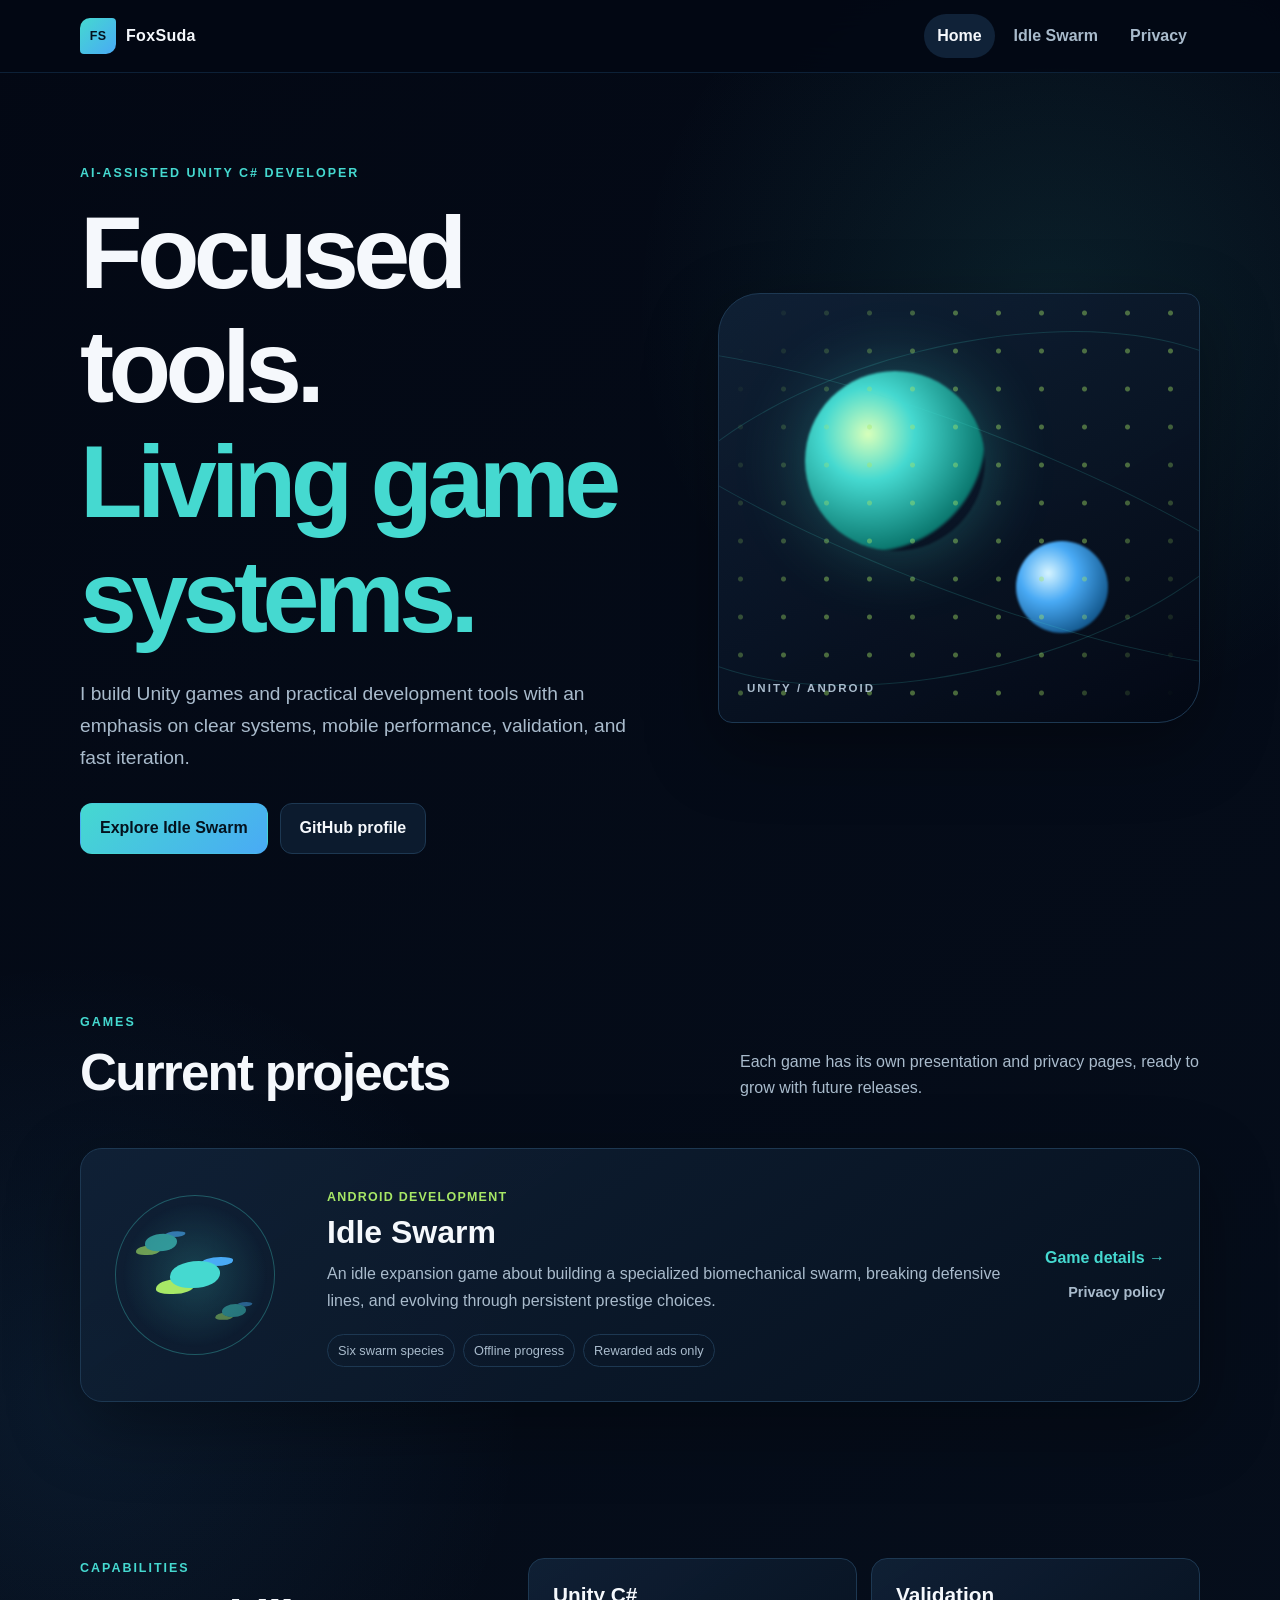
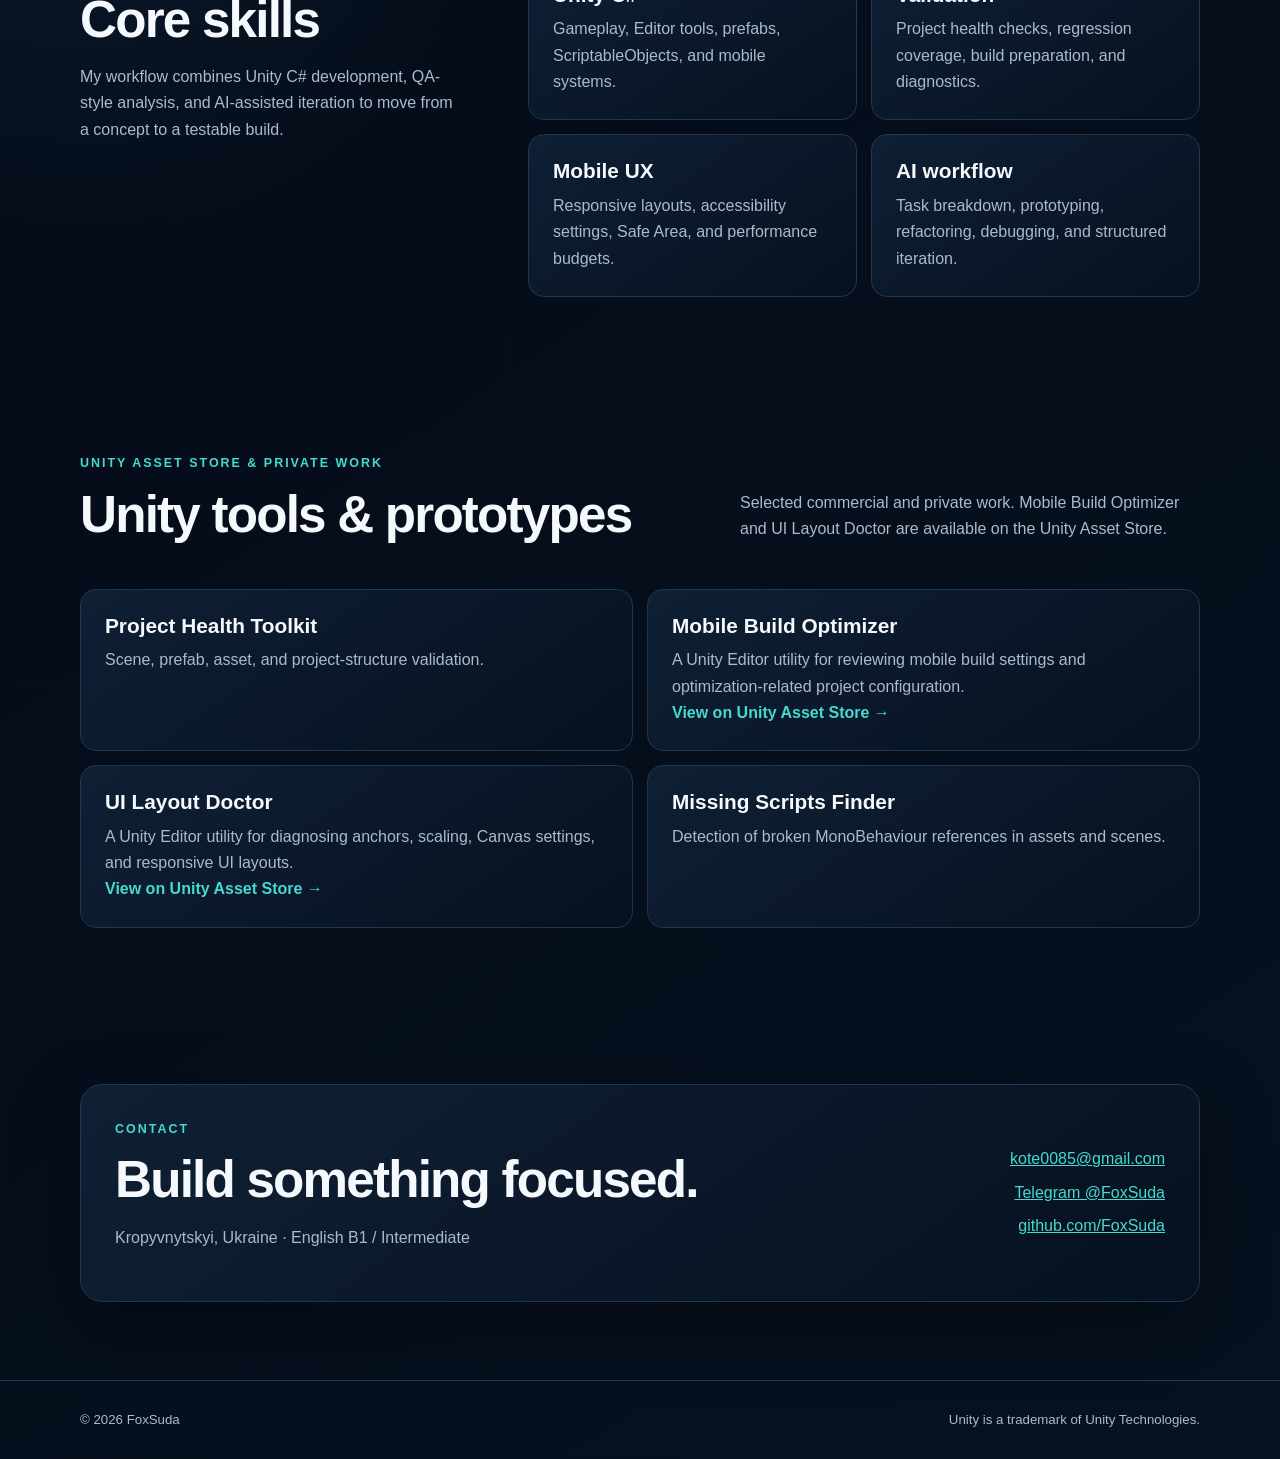
<file: index.html>
<!doctype html>
<html lang="en">
<head>
  <meta charset="utf-8">
  <meta name="viewport" content="width=device-width, initial-scale=1">
  <meta name="description" content="FoxSuda builds focused Unity tools and games, including Idle Swarm for Android.">
  <meta property="og:title" content="FoxSuda | Unity Developer">
  <meta property="og:description" content="Unity tools, mobile games, and AI-assisted development.">
  <meta property="og:type" content="website">
  <meta property="og:url" content="https://foxsuda.github.io/">
  <title>FoxSuda | Unity Developer</title>
  <link rel="stylesheet" href="/assets/site.css">
</head>
<body>
  <a class="skip-link" href="#main">Skip to content</a>
  <header class="site-header">
    <div class="shell nav-wrap">
      <a class="brand" href="/" aria-label="FoxSuda home">
        <span class="brand-mark" aria-hidden="true">FS</span>
        <span>FoxSuda</span>
      </a>
      <nav aria-label="Primary navigation">
        <a aria-current="page" href="/">Home</a>
        <a href="/games/idle-swarm/">Idle Swarm</a>
        <a href="/privacy/idle-swarm/">Privacy</a>
      </nav>
    </div>
  </header>

  <main id="main">
    <section class="hero shell">
      <div>
        <p class="eyebrow">AI-assisted Unity C# developer</p>
        <h1>Focused tools.<br><span>Living game systems.</span></h1>
        <p class="lede">
          I build Unity games and practical development tools with an emphasis on
          clear systems, mobile performance, validation, and fast iteration.
        </p>
        <div class="actions">
          <a class="button primary" href="/games/idle-swarm/">Explore Idle Swarm</a>
          <a class="button secondary" href="https://github.com/FoxSuda">GitHub profile</a>
        </div>
      </div>
      <div class="hero-art" aria-label="Abstract swarm visualization">
        <div class="orb orb-a"></div>
        <div class="orb orb-b"></div>
        <div class="swarm-lines" aria-hidden="true"></div>
        <span class="hero-label">UNITY / ANDROID</span>
      </div>
    </section>

    <section class="section shell" aria-labelledby="games-title">
      <div class="section-heading">
        <div>
          <p class="eyebrow">Games</p>
          <h2 id="games-title">Current projects</h2>
        </div>
        <p>Each game has its own presentation and privacy pages, ready to grow with future releases.</p>
      </div>
      <article class="game-card">
        <div class="game-emblem" aria-hidden="true">
          <span></span><span></span><span></span>
        </div>
        <div>
          <p class="status">Android development</p>
          <h3>Idle Swarm</h3>
          <p>
            An idle expansion game about building a specialized biomechanical swarm,
            breaking defensive lines, and evolving through persistent prestige choices.
          </p>
          <ul class="tags" aria-label="Idle Swarm features">
            <li>Six swarm species</li>
            <li>Offline progress</li>
            <li>Rewarded ads only</li>
          </ul>
        </div>
        <div class="card-links">
          <a class="text-link" href="/games/idle-swarm/">Game details <span aria-hidden="true">→</span></a>
          <a class="text-link muted" href="/privacy/idle-swarm/">Privacy policy</a>
        </div>
      </article>
    </section>

    <section class="section shell two-column" aria-labelledby="skills-title">
      <div>
        <p class="eyebrow">Capabilities</p>
        <h2 id="skills-title">Core skills</h2>
        <p>
          My workflow combines Unity C# development, QA-style analysis, and
          AI-assisted iteration to move from a concept to a testable build.
        </p>
      </div>
      <div class="mini-grid">
        <article class="mini-card"><h3>Unity C#</h3><p>Gameplay, Editor tools, prefabs, ScriptableObjects, and mobile systems.</p></article>
        <article class="mini-card"><h3>Validation</h3><p>Project health checks, regression coverage, build preparation, and diagnostics.</p></article>
        <article class="mini-card"><h3>Mobile UX</h3><p>Responsive layouts, accessibility settings, Safe Area, and performance budgets.</p></article>
        <article class="mini-card"><h3>AI workflow</h3><p>Task breakdown, prototyping, refactoring, debugging, and structured iteration.</p></article>
      </div>
    </section>

    <section class="section shell" aria-labelledby="tools-title">
      <div class="section-heading">
        <div><p class="eyebrow">Unity Asset Store & private work</p><h2 id="tools-title">Unity tools & prototypes</h2></div>
        <p>Selected commercial and private work. Mobile Build Optimizer and UI Layout Doctor are available on the Unity Asset Store.</p>
      </div>
      <div class="project-grid">
        <article class="mini-card"><h3>Project Health Toolkit</h3><p>Scene, prefab, asset, and project-structure validation.</p></article>
        <article class="mini-card">
          <h3>Mobile Build Optimizer</h3>
          <p>A Unity Editor utility for reviewing mobile build settings and optimization-related project configuration.</p>
          <a class="text-link" href="https://assetstore.unity.com/packages/tools/utilities/mobile-build-optimizer-389280">View on Unity Asset Store <span aria-hidden="true">→</span></a>
        </article>
        <article class="mini-card">
          <h3>UI Layout Doctor</h3>
          <p>A Unity Editor utility for diagnosing anchors, scaling, Canvas settings, and responsive UI layouts.</p>
          <a class="text-link" href="https://assetstore.unity.com/packages/tools/utilities/ui-layout-doctor-389650">View on Unity Asset Store <span aria-hidden="true">→</span></a>
        </article>
        <article class="mini-card"><h3>Missing Scripts Finder</h3><p>Detection of broken MonoBehaviour references in assets and scenes.</p></article>
      </div>
    </section>

    <section class="section shell contact-card" aria-labelledby="contact-title">
      <div>
        <p class="eyebrow">Contact</p>
        <h2 id="contact-title">Build something focused.</h2>
        <p>Kropyvnytskyi, Ukraine · English B1 / Intermediate</p>
      </div>
      <div class="contact-links">
        <a href="mailto:kote0085@gmail.com">kote0085@gmail.com</a>
        <a href="https://t.me/FoxSuda">Telegram @FoxSuda</a>
        <a href="https://github.com/FoxSuda">github.com/FoxSuda</a>
      </div>
    </section>
  </main>

  <footer class="site-footer">
    <div class="shell">
      <span>© 2026 FoxSuda</span>
      <span>Unity is a trademark of Unity Technologies.</span>
    </div>
  </footer>
</body>
</html>
</file>
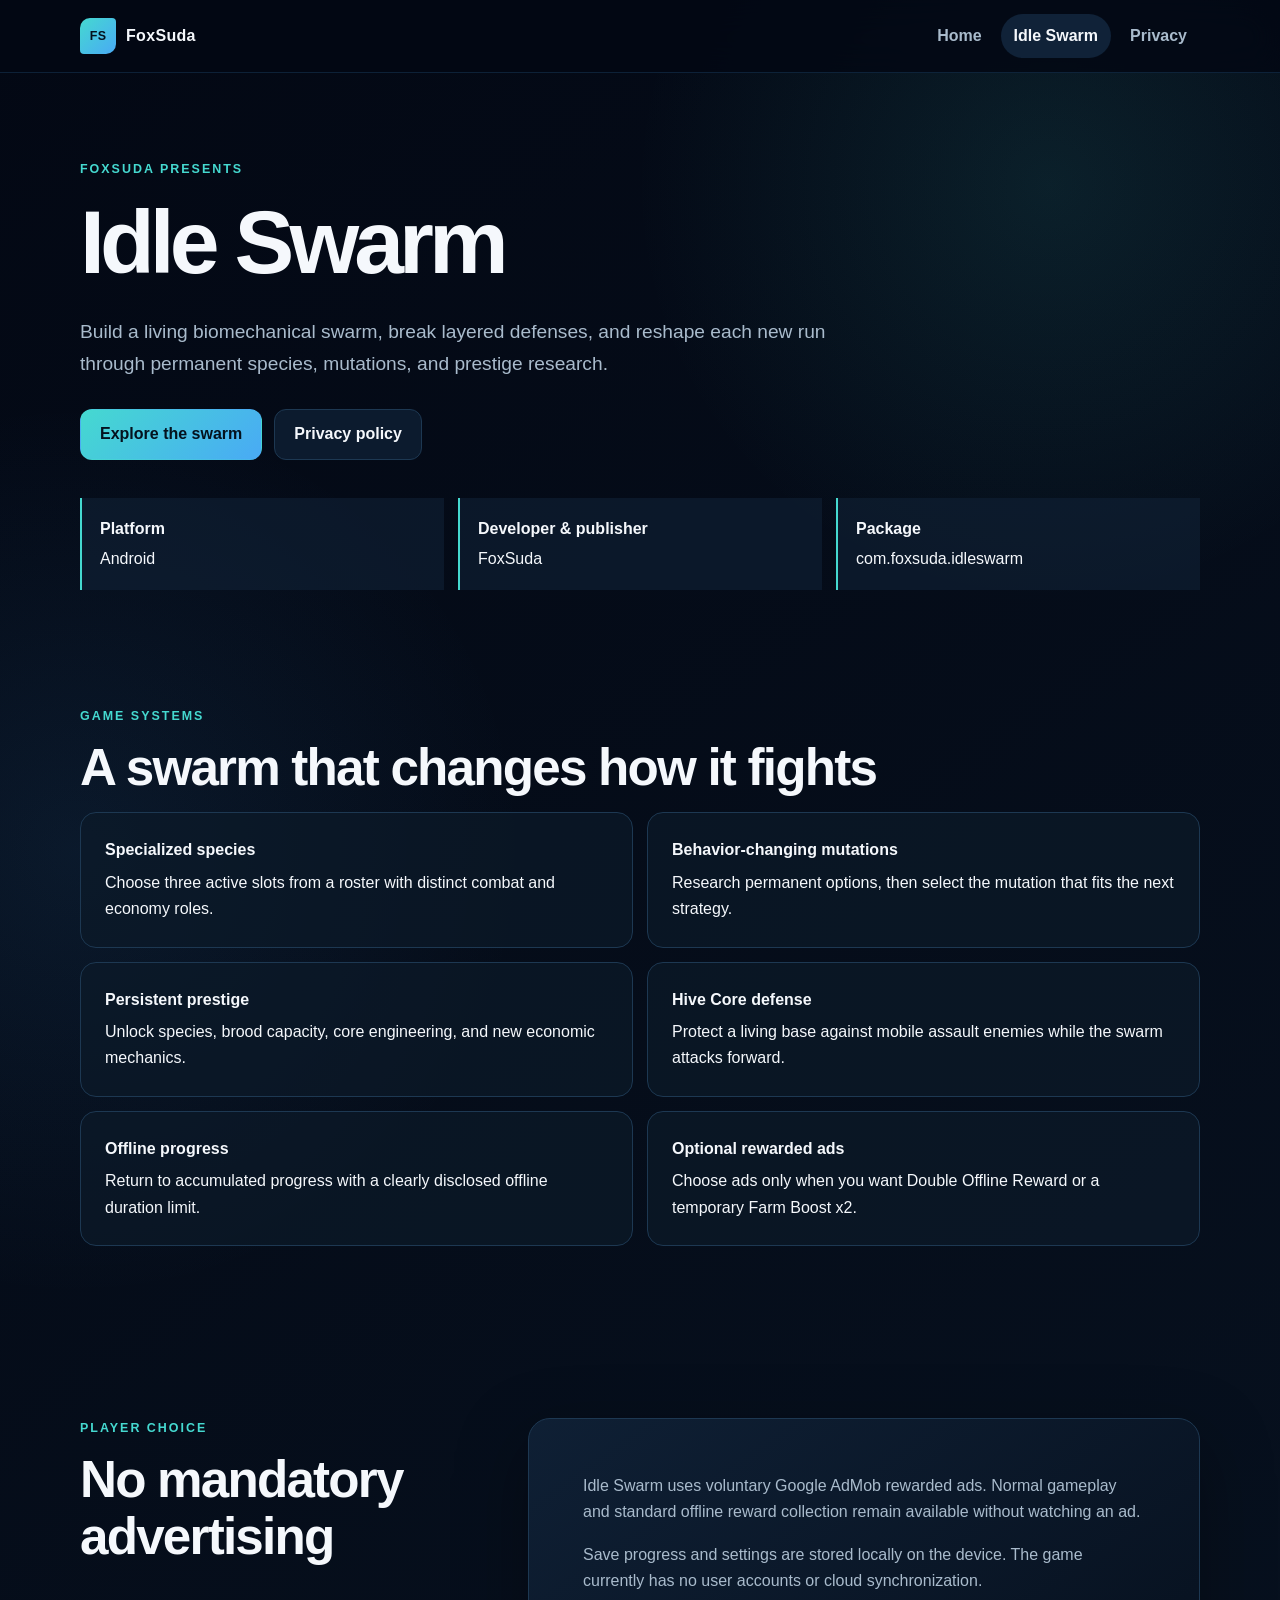
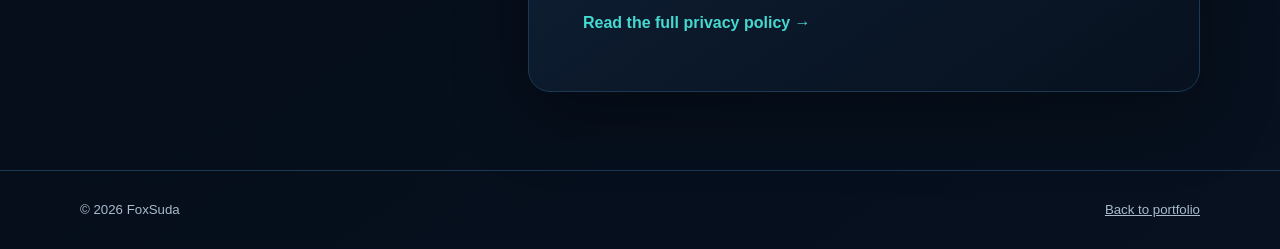
<file: games/idle-swarm/index.html>
<!doctype html>
<html lang="en">
<head>
  <meta charset="utf-8">
  <meta name="viewport" content="width=device-width, initial-scale=1">
  <meta name="description" content="Idle Swarm is a biomechanical idle expansion game for Android by FoxSuda.">
  <meta property="og:title" content="Idle Swarm | FoxSuda">
  <meta property="og:description" content="Build, evolve, and expand a specialized biomechanical swarm.">
  <meta property="og:type" content="website">
  <meta property="og:url" content="https://foxsuda.github.io/games/idle-swarm/">
  <title>Idle Swarm | FoxSuda</title>
  <link rel="stylesheet" href="/assets/site.css">
</head>
<body>
  <a class="skip-link" href="#main">Skip to content</a>
  <header class="site-header">
    <div class="shell nav-wrap">
      <a class="brand" href="/"><span class="brand-mark" aria-hidden="true">FS</span><span>FoxSuda</span></a>
      <nav aria-label="Primary navigation">
        <a href="/">Home</a>
        <a aria-current="page" href="/games/idle-swarm/">Idle Swarm</a>
        <a href="/privacy/idle-swarm/">Privacy</a>
      </nav>
    </div>
  </header>

  <main id="main">
    <section class="page-hero shell">
      <p class="eyebrow">FoxSuda presents</p>
      <h1>Idle Swarm</h1>
      <p class="lede">
        Build a living biomechanical swarm, break layered defenses, and reshape each
        new run through permanent species, mutations, and prestige research.
      </p>
      <div class="actions">
        <a class="button primary" href="#features">Explore the swarm</a>
        <a class="button secondary" href="/privacy/idle-swarm/">Privacy policy</a>
      </div>
      <div class="fact-grid" aria-label="Game details">
        <div class="fact"><strong>Platform</strong><span>Android</span></div>
        <div class="fact"><strong>Developer & publisher</strong><span>FoxSuda</span></div>
        <div class="fact"><strong>Package</strong><span>com.foxsuda.idleswarm</span></div>
      </div>
    </section>

    <section id="features" class="section shell" aria-labelledby="features-title">
      <p class="eyebrow">Game systems</p>
      <h2 id="features-title">A swarm that changes how it fights</h2>
      <ul class="feature-list">
        <li><strong>Specialized species</strong><span>Choose three active slots from a roster with distinct combat and economy roles.</span></li>
        <li><strong>Behavior-changing mutations</strong><span>Research permanent options, then select the mutation that fits the next strategy.</span></li>
        <li><strong>Persistent prestige</strong><span>Unlock species, brood capacity, core engineering, and new economic mechanics.</span></li>
        <li><strong>Hive Core defense</strong><span>Protect a living base against mobile assault enemies while the swarm attacks forward.</span></li>
        <li><strong>Offline progress</strong><span>Return to accumulated progress with a clearly disclosed offline duration limit.</span></li>
        <li><strong>Optional rewarded ads</strong><span>Choose ads only when you want Double Offline Reward or a temporary Farm Boost x2.</span></li>
      </ul>
    </section>

    <section class="section shell two-column">
      <div>
        <p class="eyebrow">Player choice</p>
        <h2>No mandatory advertising</h2>
      </div>
      <div class="policy-card">
        <p>
          Idle Swarm uses voluntary Google AdMob rewarded ads. Normal gameplay and
          standard offline reward collection remain available without watching an ad.
        </p>
        <p>
          Save progress and settings are stored locally on the device. The game
          currently has no user accounts or cloud synchronization.
        </p>
        <a class="text-link" href="/privacy/idle-swarm/">Read the full privacy policy →</a>
      </div>
    </section>
  </main>

  <footer class="site-footer">
    <div class="shell"><span>© 2026 FoxSuda</span><a href="/">Back to portfolio</a></div>
  </footer>
</body>
</html>
</file>
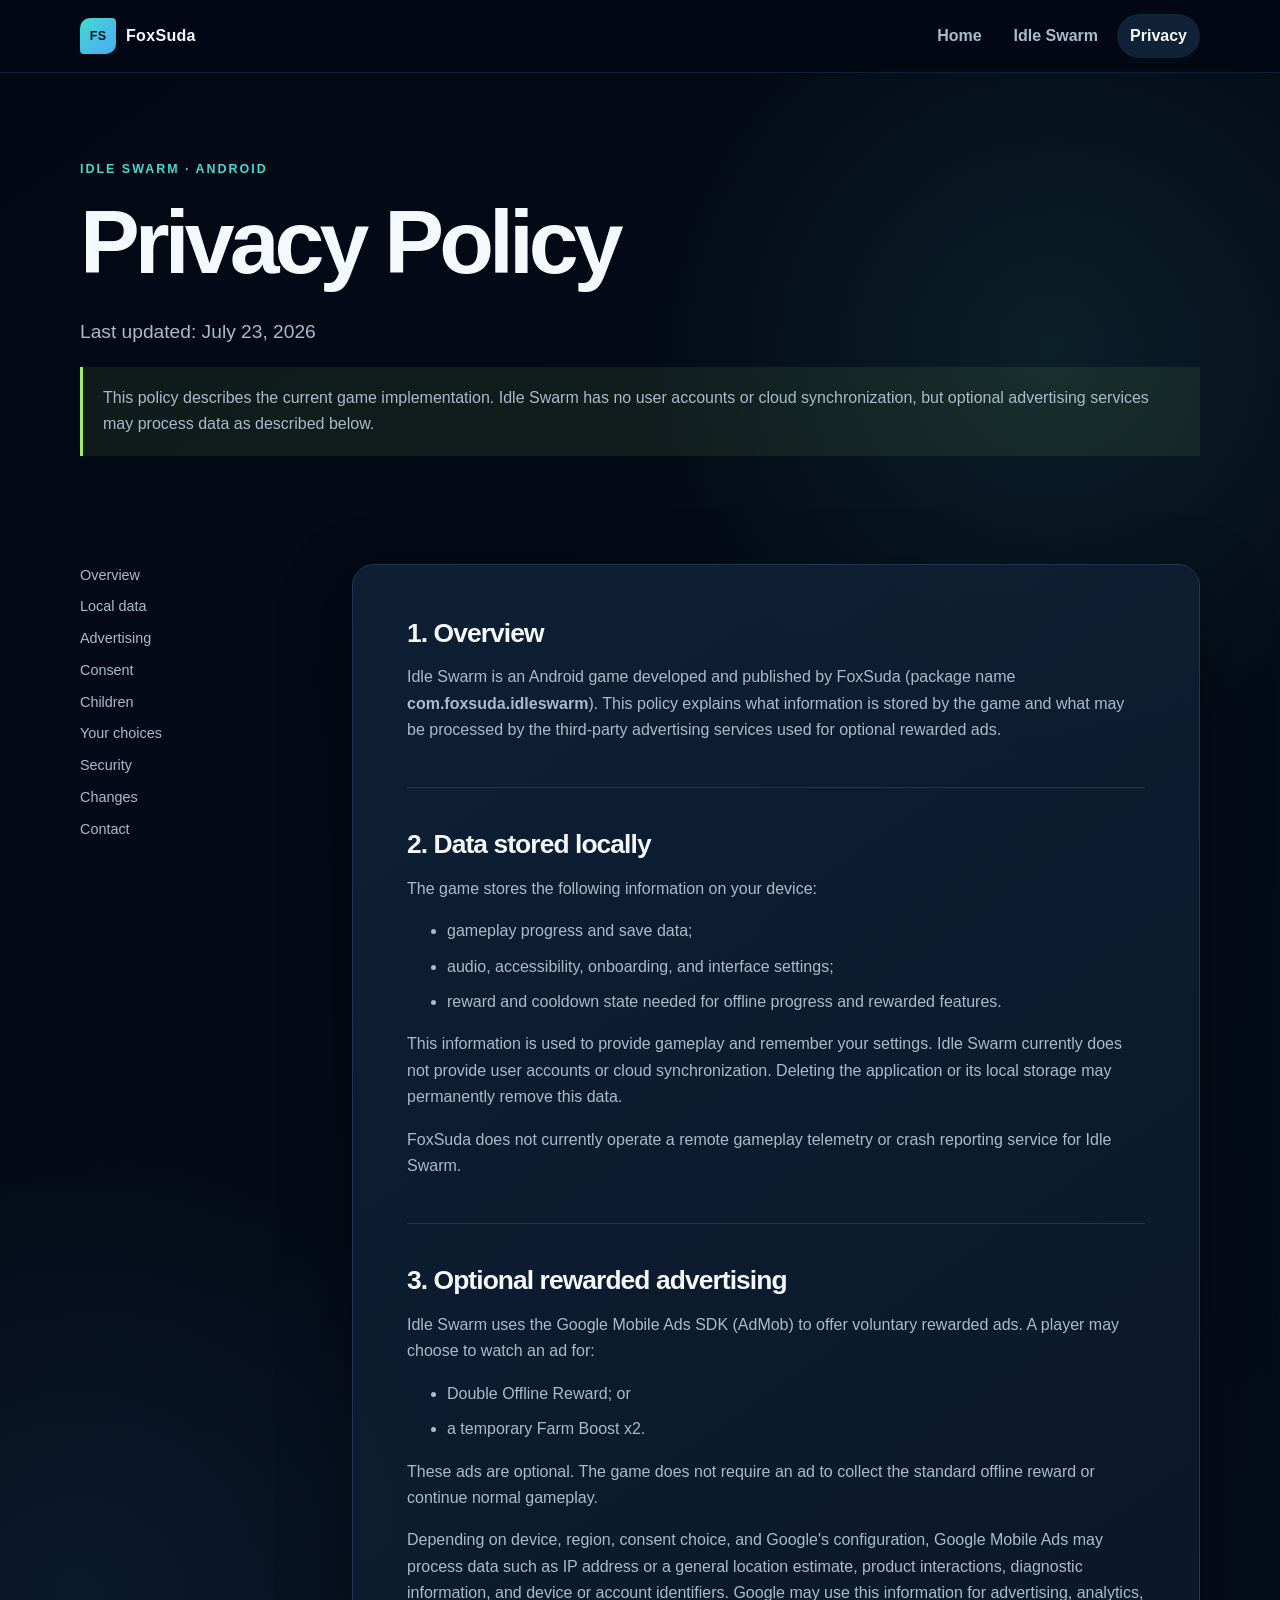
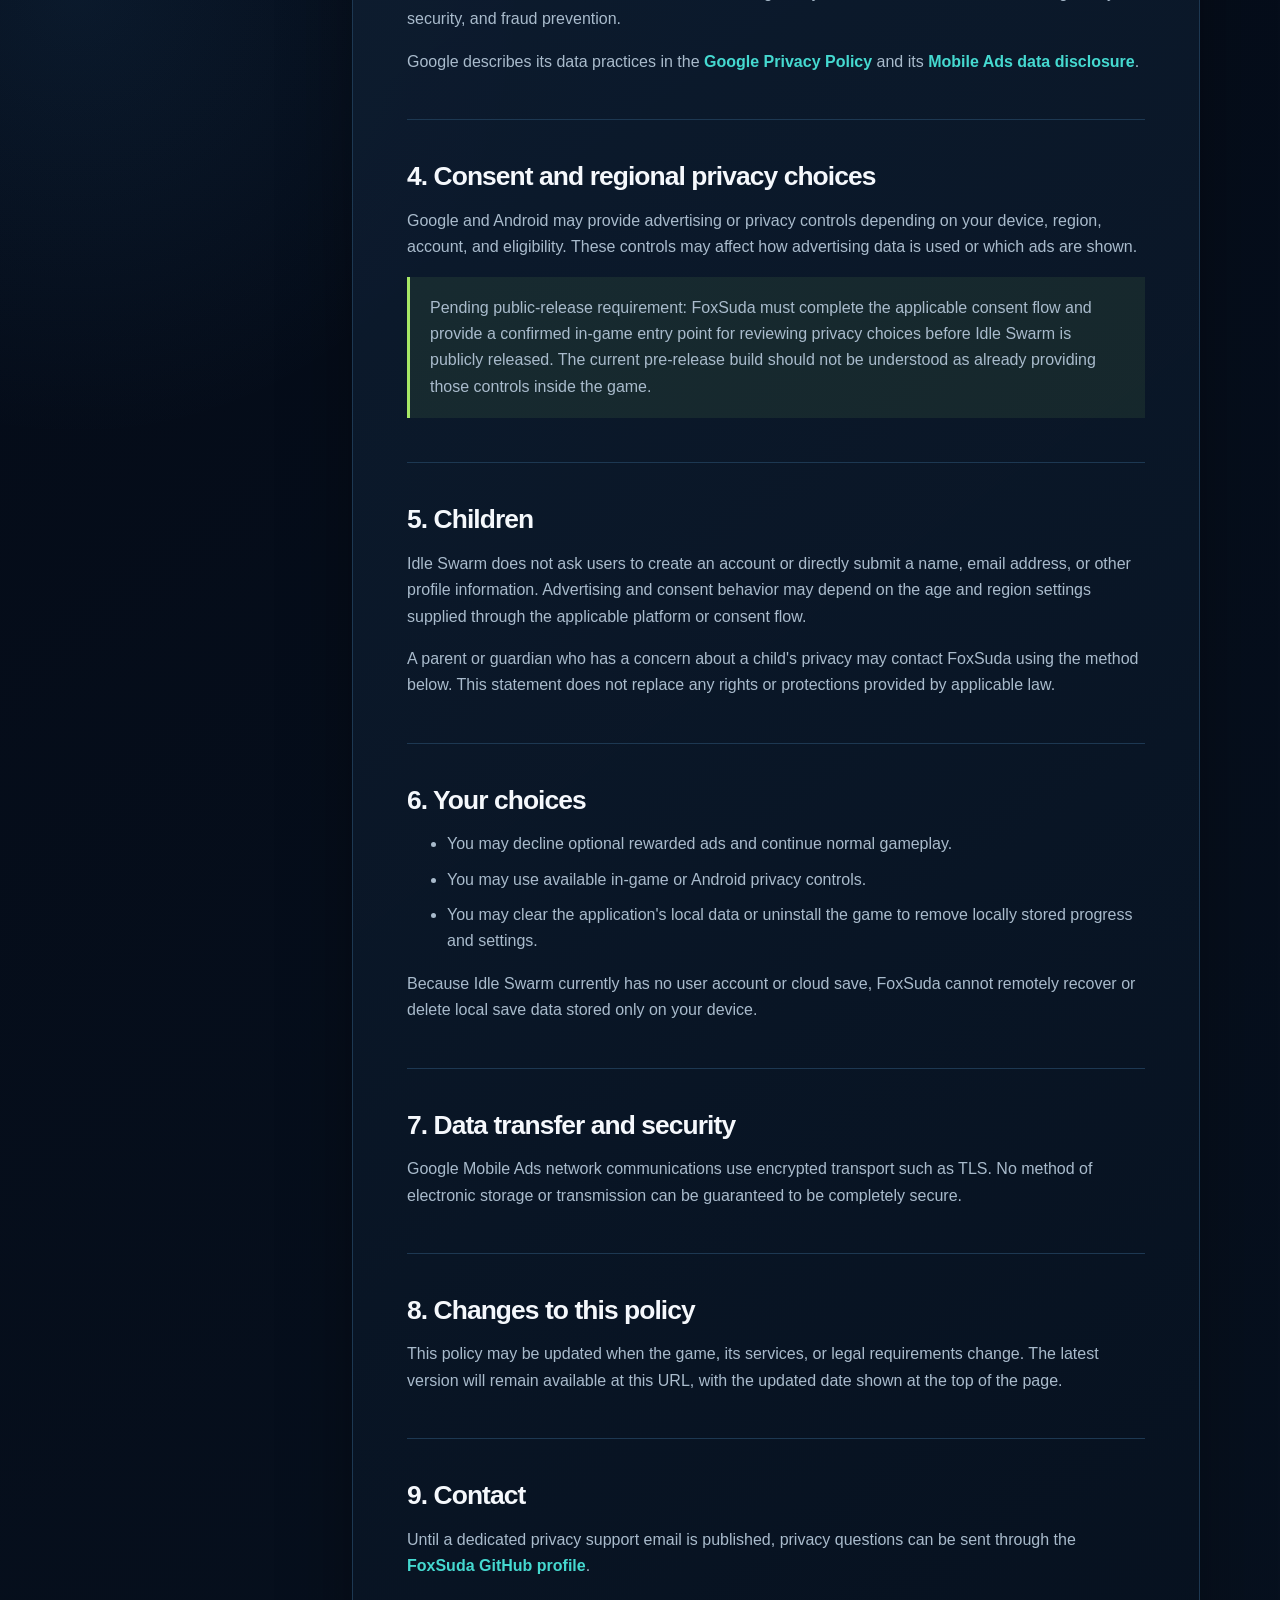
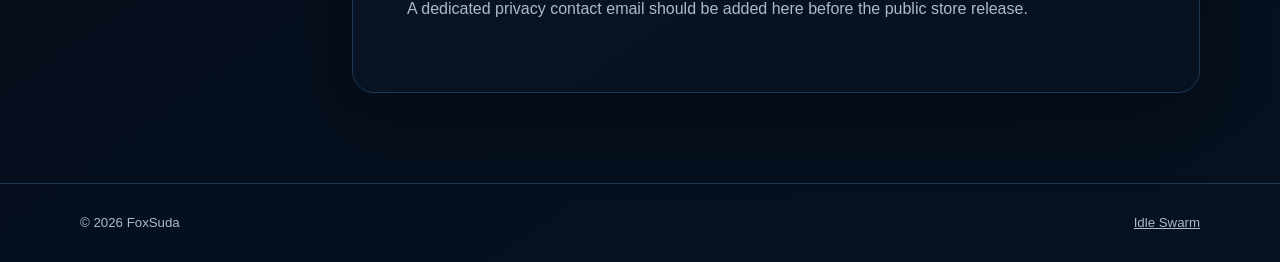
<file: privacy/idle-swarm/index.html>
<!doctype html>
<html lang="en">
<head>
  <meta charset="utf-8">
  <meta name="viewport" content="width=device-width, initial-scale=1">
  <meta name="description" content="Privacy Policy for Idle Swarm, an Android game by FoxSuda.">
  <meta property="og:title" content="Idle Swarm Privacy Policy | FoxSuda">
  <meta property="og:description" content="How Idle Swarm stores local progress and uses optional Google AdMob rewarded ads.">
  <meta property="og:type" content="article">
  <meta property="og:url" content="https://foxsuda.github.io/privacy/idle-swarm/">
  <title>Idle Swarm Privacy Policy | FoxSuda</title>
  <link rel="stylesheet" href="/assets/site.css">
</head>
<body>
  <a class="skip-link" href="#main">Skip to content</a>
  <header class="site-header">
    <div class="shell nav-wrap">
      <a class="brand" href="/"><span class="brand-mark" aria-hidden="true">FS</span><span>FoxSuda</span></a>
      <nav aria-label="Primary navigation">
        <a href="/">Home</a>
        <a href="/games/idle-swarm/">Idle Swarm</a>
        <a aria-current="page" href="/privacy/idle-swarm/">Privacy</a>
      </nav>
    </div>
  </header>

  <main id="main" class="shell">
    <header class="page-hero">
      <p class="eyebrow">Idle Swarm · Android</p>
      <h1>Privacy Policy</h1>
      <p class="lede">Last updated: July 23, 2026</p>
      <p class="notice">
        This policy describes the current game implementation. Idle Swarm has no user
        accounts or cloud synchronization, but optional advertising services may
        process data as described below.
      </p>
    </header>

    <div class="policy-wrap">
      <aside class="policy-nav" aria-label="Privacy policy sections">
        <a href="#overview">Overview</a>
        <a href="#local-data">Local data</a>
        <a href="#advertising">Advertising</a>
        <a href="#consent">Consent</a>
        <a href="#children">Children</a>
        <a href="#choices">Your choices</a>
        <a href="#security">Security</a>
        <a href="#changes">Changes</a>
        <a href="#contact">Contact</a>
      </aside>

      <article class="policy-card">
        <section id="overview">
          <h2>1. Overview</h2>
          <p>
            Idle Swarm is an Android game developed and published by FoxSuda
            (package name <strong>com.foxsuda.idleswarm</strong>). This policy explains
            what information is stored by the game and what may be processed by the
            third-party advertising services used for optional rewarded ads.
          </p>
        </section>

        <section id="local-data">
          <h2>2. Data stored locally</h2>
          <p>The game stores the following information on your device:</p>
          <ul>
            <li>gameplay progress and save data;</li>
            <li>audio, accessibility, onboarding, and interface settings;</li>
            <li>reward and cooldown state needed for offline progress and rewarded features.</li>
          </ul>
          <p>
            This information is used to provide gameplay and remember your settings.
            Idle Swarm currently does not provide user accounts or cloud synchronization.
            Deleting the application or its local storage may permanently remove this data.
          </p>
          <p>
            FoxSuda does not currently operate a remote gameplay telemetry or crash
            reporting service for Idle Swarm.
          </p>
        </section>

        <section id="advertising">
          <h2>3. Optional rewarded advertising</h2>
          <p>
            Idle Swarm uses the Google Mobile Ads SDK (AdMob) to offer voluntary
            rewarded ads. A player may choose to watch an ad for:
          </p>
          <ul>
            <li>Double Offline Reward; or</li>
            <li>a temporary Farm Boost x2.</li>
          </ul>
          <p>
            These ads are optional. The game does not require an ad to collect the
            standard offline reward or continue normal gameplay.
          </p>
          <p>
            Depending on device, region, consent choice, and Google's configuration,
            Google Mobile Ads may process data such as IP address or a general location
            estimate, product interactions, diagnostic information, and device or
            account identifiers. Google may use this information for advertising,
            analytics, security, and fraud prevention.
          </p>
          <p>
            Google describes its data practices in the
            <a class="text-link" href="https://policies.google.com/privacy">Google Privacy Policy</a>
            and its
            <a class="text-link" href="https://developers.google.com/admob/android/privacy/play-data-disclosure">Mobile Ads data disclosure</a>.
          </p>
        </section>

        <section id="consent">
          <h2>4. Consent and regional privacy choices</h2>
          <p>
            Google and Android may provide advertising or privacy controls depending
            on your device, region, account, and eligibility. These controls may affect
            how advertising data is used or which ads are shown.
          </p>
          <p class="notice">
            Pending public-release requirement: FoxSuda must complete the applicable
            consent flow and provide a confirmed in-game entry point for reviewing
            privacy choices before Idle Swarm is publicly released. The current
            pre-release build should not be understood as already providing those
            controls inside the game.
          </p>
        </section>

        <section id="children">
          <h2>5. Children</h2>
          <p>
            Idle Swarm does not ask users to create an account or directly submit a
            name, email address, or other profile information. Advertising and consent
            behavior may depend on the age and region settings supplied through the
            applicable platform or consent flow.
          </p>
          <p>
            A parent or guardian who has a concern about a child's privacy may contact
            FoxSuda using the method below. This statement does not replace any rights
            or protections provided by applicable law.
          </p>
        </section>

        <section id="choices">
          <h2>6. Your choices</h2>
          <ul>
            <li>You may decline optional rewarded ads and continue normal gameplay.</li>
            <li>You may use available in-game or Android privacy controls.</li>
            <li>You may clear the application's local data or uninstall the game to remove locally stored progress and settings.</li>
          </ul>
          <p>
            Because Idle Swarm currently has no user account or cloud save, FoxSuda
            cannot remotely recover or delete local save data stored only on your device.
          </p>
        </section>

        <section id="security">
          <h2>7. Data transfer and security</h2>
          <p>
            Google Mobile Ads network communications use encrypted transport such as
            TLS. No method of electronic storage or transmission can be guaranteed to
            be completely secure.
          </p>
        </section>

        <section id="changes">
          <h2>8. Changes to this policy</h2>
          <p>
            This policy may be updated when the game, its services, or legal
            requirements change. The latest version will remain available at this URL,
            with the updated date shown at the top of the page.
          </p>
        </section>

        <section id="contact">
          <h2>9. Contact</h2>
          <p>
            Until a dedicated privacy support email is published, privacy questions
            can be sent through the
            <a class="text-link" href="https://github.com/FoxSuda">FoxSuda GitHub profile</a>.
          </p>
          <p>
            A dedicated privacy contact email should be added here before the public
            store release.
          </p>
        </section>
      </article>
    </div>
  </main>

  <footer class="site-footer">
    <div class="shell"><span>© 2026 FoxSuda</span><a href="/games/idle-swarm/">Idle Swarm</a></div>
  </footer>
</body>
</html>
</file>
<file: assets/site.css>
:root {
  color-scheme: dark;
  --bg: #07111f;
  --bg-deep: #030814;
  --surface: #0c1929;
  --surface-soft: #102238;
  --line: #1d3852;
  --text: #f5f8fc;
  --muted: #a9bbcc;
  --cyan: #45d9d0;
  --sky: #49aaf5;
  --lime: #a7e866;
  --shadow: 0 24px 70px rgba(0, 0, 0, .34);
  --radius: 22px;
}

* { box-sizing: border-box; }
html { scroll-behavior: smooth; }
body {
  margin: 0;
  min-width: 280px;
  font-family: "Segoe UI", "Aptos", sans-serif;
  color: var(--text);
  background:
    radial-gradient(circle at 82% 10%, rgba(69, 217, 208, .1), transparent 26rem),
    radial-gradient(circle at 6% 46%, rgba(73, 170, 245, .09), transparent 28rem),
    linear-gradient(145deg, var(--bg-deep), var(--bg));
  line-height: 1.65;
}
a { color: inherit; }
.shell { width: min(1120px, calc(100% - 40px)); margin-inline: auto; }
.skip-link { position: fixed; left: 1rem; top: -5rem; z-index: 20; padding: .7rem 1rem; background: var(--text); color: var(--bg); border-radius: 10px; }
.skip-link:focus { top: 1rem; }
.site-header { position: sticky; top: 0; z-index: 10; border-bottom: 1px solid rgba(73, 170, 245, .16); background: rgba(3, 8, 20, .84); backdrop-filter: blur(18px); }
.nav-wrap { min-height: 72px; display: flex; align-items: center; justify-content: space-between; gap: 24px; }
.brand { display: inline-flex; align-items: center; gap: 10px; text-decoration: none; font-weight: 800; letter-spacing: .02em; }
.brand-mark { display: grid; place-items: center; width: 36px; height: 36px; border-radius: 10px 4px 10px 4px; color: #04121e; background: linear-gradient(135deg, var(--cyan), var(--sky)); font-size: .78rem; }
nav { display: flex; gap: 6px; }
nav a { padding: 9px 13px; border-radius: 999px; color: var(--muted); text-decoration: none; font-weight: 650; }
nav a:hover, nav a:focus-visible, nav a[aria-current="page"] { color: var(--text); background: var(--surface-soft); }
.hero { min-height: 640px; display: grid; grid-template-columns: 1.08fr .92fr; align-items: center; gap: 72px; padding-block: 90px 80px; }
.eyebrow { margin: 0 0 12px; color: var(--cyan); font-size: .78rem; font-weight: 800; letter-spacing: .16em; text-transform: uppercase; }
h1, h2, h3 { margin-top: 0; line-height: 1.12; }
h1 { max-width: 760px; margin-bottom: 24px; font-size: clamp(3.2rem, 8vw, 6.4rem); letter-spacing: -.055em; }
h1 span { color: var(--cyan); }
h2 { margin-bottom: 16px; font-size: clamp(2rem, 4vw, 3.2rem); letter-spacing: -.035em; }
h3 { margin-bottom: 10px; font-size: 1.3rem; }
p { margin-top: 0; color: var(--muted); }
.lede { max-width: 650px; font-size: 1.2rem; }
.actions { display: flex; flex-wrap: wrap; gap: 12px; margin-top: 30px; }
.button { display: inline-flex; min-height: 48px; align-items: center; justify-content: center; padding: 11px 19px; border: 1px solid var(--line); border-radius: 12px; text-decoration: none; font-weight: 750; }
.button.primary { border-color: transparent; color: #04121e; background: linear-gradient(135deg, var(--cyan), var(--sky)); }
.button.secondary { background: rgba(16, 34, 56, .72); }
.button:hover, .button:focus-visible { transform: translateY(-2px); box-shadow: 0 12px 30px rgba(0, 0, 0, .24); }
.hero-art { position: relative; min-height: 430px; overflow: hidden; border: 1px solid var(--line); border-radius: 42px 14px 42px 14px; background: linear-gradient(150deg, rgba(16, 34, 56, .88), rgba(3, 8, 20, .9)); box-shadow: var(--shadow); isolation: isolate; }
.hero-art::before, .hero-art::after { content: ""; position: absolute; inset: 12% -20%; border: 1px solid rgba(69, 217, 208, .17); border-radius: 50%; transform: rotate(-14deg); }
.hero-art::after { inset: 31% -31%; transform: rotate(21deg); }
.orb { position: absolute; border-radius: 50%; filter: blur(1px); }
.orb-a { width: 180px; height: 180px; left: 18%; top: 18%; background: radial-gradient(circle at 35% 35%, #d8ffba, var(--cyan) 28%, #0b786f 70%, transparent 72%); box-shadow: 0 0 70px rgba(69, 217, 208, .32); }
.orb-b { width: 92px; height: 92px; right: 19%; bottom: 21%; background: radial-gradient(circle at 35% 35%, #d6f4ff, var(--sky) 34%, #155b91 75%); }
.swarm-lines { position: absolute; inset: 0; opacity: .42; background-image: radial-gradient(circle, var(--lime) 0 2px, transparent 3px); background-size: 43px 38px; mask-image: linear-gradient(115deg, transparent 6%, #000 35%, #000 72%, transparent 95%); }
.hero-label { position: absolute; left: 28px; bottom: 24px; color: var(--muted); font-size: .72rem; font-weight: 800; letter-spacing: .18em; }
.section { padding-block: 78px; }
.section-heading { display: flex; justify-content: space-between; align-items: end; gap: 40px; margin-bottom: 30px; }
.section-heading > p { max-width: 460px; }
.game-card, .mini-card, .contact-card, .policy-card {
  border: 1px solid var(--line);
  background: linear-gradient(145deg, rgba(16, 34, 56, .88), rgba(7, 17, 31, .94));
  box-shadow: var(--shadow);
}
.game-card { display: grid; grid-template-columns: 180px 1fr auto; gap: 32px; align-items: center; padding: 34px; border-radius: var(--radius); }
.game-card h3 { font-size: 2rem; }
.game-emblem { position: relative; display: grid; place-items: center; width: 160px; aspect-ratio: 1; border-radius: 50%; border: 1px solid rgba(69, 217, 208, .32); background: radial-gradient(circle, rgba(69, 217, 208, .2), transparent 65%); }
.game-emblem span { position: absolute; width: 50px; height: 27px; border-radius: 60% 44% 56% 40%; background: var(--cyan); box-shadow: -20px 12px 0 -6px var(--lime), 22px -13px 0 -9px var(--sky); }
.game-emblem span:nth-child(2) { transform: translate(-34px, -32px) scale(.64); opacity: .62; }
.game-emblem span:nth-child(3) { transform: translate(39px, 36px) scale(.48); opacity: .46; }
.status { display: inline-block; margin-bottom: 8px; color: var(--lime); font-size: .78rem; font-weight: 800; letter-spacing: .1em; text-transform: uppercase; }
.tags { display: flex; flex-wrap: wrap; gap: 8px; padding: 0; margin: 20px 0 0; list-style: none; }
.tags li { padding: 5px 10px; border: 1px solid var(--line); border-radius: 999px; color: var(--muted); font-size: .8rem; }
.card-links { display: grid; gap: 10px; justify-items: end; }
.text-link { color: var(--cyan); font-weight: 750; text-decoration: none; }
.text-link:hover { text-decoration: underline; }
.text-link.muted { color: var(--muted); font-size: .9rem; }
.two-column { display: grid; grid-template-columns: .72fr 1.28fr; gap: 70px; align-items: start; }
.mini-grid, .project-grid { display: grid; grid-template-columns: repeat(2, minmax(0, 1fr)); gap: 14px; }
.mini-card { padding: 24px; border-radius: 16px; box-shadow: none; }
.mini-card p { margin-bottom: 0; }
.contact-card { display: flex; justify-content: space-between; gap: 40px; margin-block: 78px; padding: 34px; border-radius: var(--radius); }
.contact-links { display: grid; justify-items: end; align-content: center; gap: 7px; }
.contact-links a { color: var(--cyan); }
.site-footer { border-top: 1px solid var(--line); color: var(--muted); font-size: .83rem; }
.site-footer .shell { display: flex; justify-content: space-between; gap: 24px; padding-block: 28px; }
.page-hero { padding-block: 86px 38px; }
.page-hero h1 { max-width: 880px; font-size: clamp(3rem, 7vw, 5.8rem); }
.page-hero .lede { max-width: 760px; }
.fact-grid { display: grid; grid-template-columns: repeat(3, 1fr); gap: 14px; margin-top: 38px; }
.fact { padding: 18px; border-left: 2px solid var(--cyan); background: rgba(16, 34, 56, .56); }
.fact strong { display: block; margin-bottom: 4px; }
.feature-list { display: grid; grid-template-columns: repeat(2, minmax(0, 1fr)); gap: 14px; padding: 0; list-style: none; }
.feature-list li { min-height: 120px; padding: 24px; border: 1px solid var(--line); border-radius: 16px; background: rgba(12, 25, 41, .72); }
.feature-list strong { display: block; margin-bottom: 6px; color: var(--text); }
.policy-wrap { display: grid; grid-template-columns: 230px 1fr; gap: 42px; align-items: start; padding-block: 54px 90px; }
.policy-nav { position: sticky; top: 96px; display: grid; gap: 8px; }
.policy-nav a { color: var(--muted); font-size: .9rem; text-decoration: none; }
.policy-nav a:hover { color: var(--cyan); }
.policy-card { padding: clamp(24px, 5vw, 54px); border-radius: var(--radius); }
.policy-card section + section { margin-top: 44px; padding-top: 42px; border-top: 1px solid var(--line); }
.policy-card h2 { font-size: 1.65rem; }
.policy-card li { margin-bottom: 9px; color: var(--muted); }
.notice { padding: 18px 20px; border-left: 3px solid var(--lime); background: rgba(167, 232, 102, .08); color: var(--muted); }

@media (max-width: 820px) {
  .hero { min-height: 0; grid-template-columns: 1fr; gap: 44px; padding-top: 68px; }
  .hero-art { min-height: 340px; }
  .section-heading, .contact-card { align-items: start; flex-direction: column; }
  .game-card { grid-template-columns: 120px 1fr; }
  .game-emblem { width: 110px; }
  .card-links { grid-column: 1 / -1; justify-items: start; }
  .two-column { grid-template-columns: 1fr; gap: 28px; }
  .fact-grid { grid-template-columns: 1fr; }
  .policy-wrap { grid-template-columns: 1fr; }
  .policy-nav { position: static; grid-template-columns: repeat(2, 1fr); }
  .contact-links { justify-items: start; }
}

@media (max-width: 590px) {
  .shell { width: min(100% - 28px, 1120px); }
  .nav-wrap { align-items: flex-start; flex-direction: column; padding-block: 14px; }
  nav { width: 100%; overflow-x: auto; }
  nav a { white-space: nowrap; }
  .hero { padding-top: 52px; }
  .hero-art { min-height: 285px; }
  .section { padding-block: 54px; }
  .game-card { grid-template-columns: 1fr; padding: 24px; }
  .mini-grid, .project-grid, .feature-list { grid-template-columns: 1fr; }
  .policy-nav { grid-template-columns: 1fr; }
  .site-footer .shell { flex-direction: column; }
}

@media (prefers-reduced-motion: reduce) {
  html { scroll-behavior: auto; }
  *, *::before, *::after { transition-duration: .01ms !important; }
}
</file>
